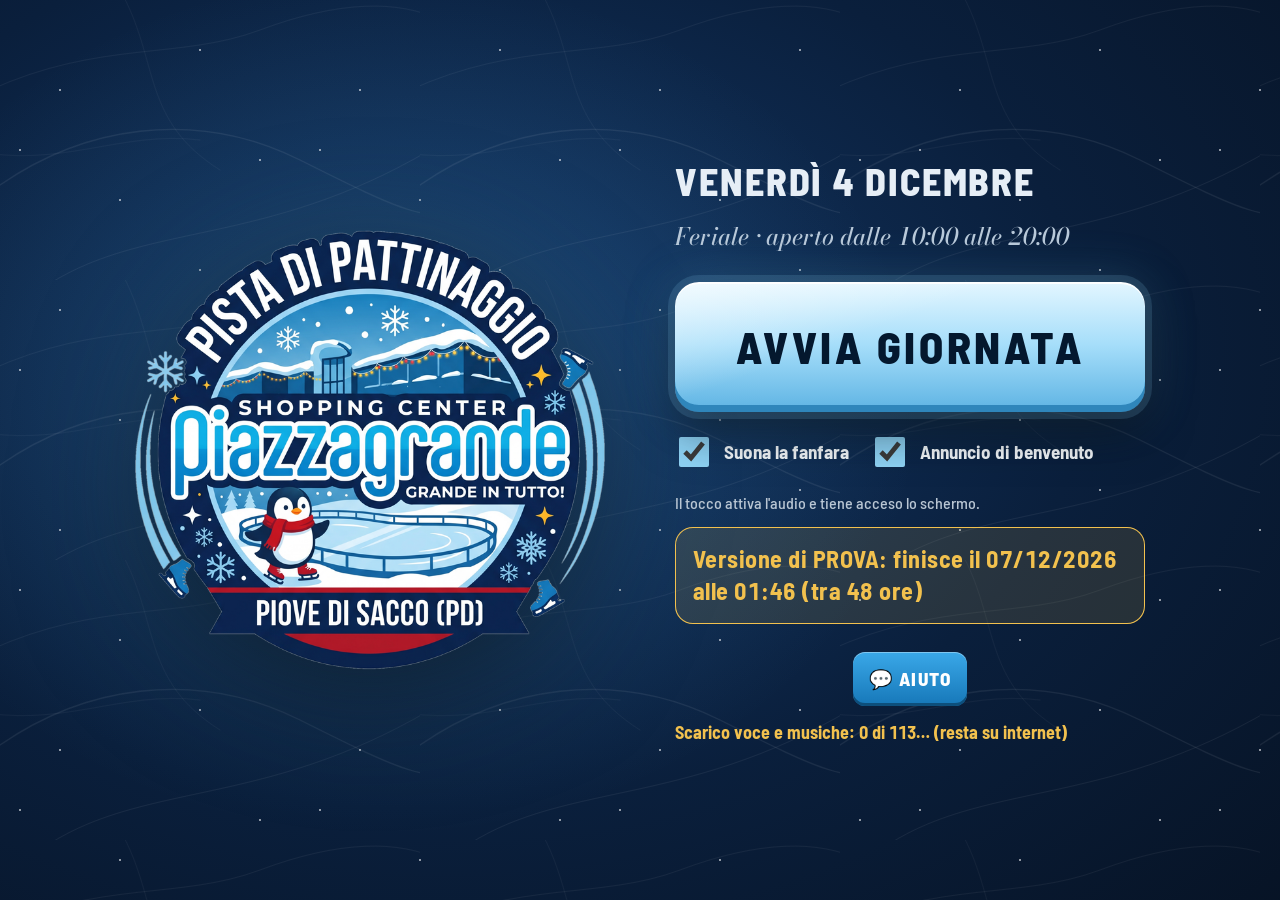
<file: index.html>
<!doctype html>
<html lang="it">
<head>
  <meta charset="utf-8">
  <meta name="viewport" content="width=device-width, initial-scale=1, viewport-fit=cover, user-scalable=no">
  <meta name="theme-color" content="#081A33">
  <meta name="mobile-web-app-capable" content="yes">
  <meta name="apple-mobile-web-app-capable" content="yes">
  <meta name="apple-mobile-web-app-status-bar-style" content="black-translucent">
  <meta name="apple-mobile-web-app-title" content="Pista Piazzagrande">
  <meta name="format-detection" content="telephone=no">
  <title>Pista di Pattinaggio Piazzagrande – Piove di Sacco</title>
  <link rel="manifest" href="manifest.json">
  <link rel="icon" href="icone/icona-192.png">
  <link rel="apple-touch-icon" href="icone/icona-180.png">
  <link rel="stylesheet" href="css/stile.css">
</head>
<body>

<section id="avvio" class="avvio">
  <div class="avvio-neve" aria-hidden="true"></div>
  <img src="logo/logo.png" alt="Pista di Pattinaggio Piazzagrande – Piove di Sacco" class="avvio-logo">
  <div class="avvio-colonna">
    <p class="avvio-data" id="avvio-data"></p>
    <p class="avvio-orario" id="avvio-orario"></p>
    <div class="avvio-fondo" id="avvio-fondo" hidden>
      <span class="fondo-titolo">💶 Fondo cassa nel cassetto</span>
      <span class="fondo-comandi">
        <button type="button" class="btn" id="fondo-meno" aria-label="10 euro in meno">−10</button>
        <input type="number" inputmode="decimal" id="fondo-euro" min="0" step="5" aria-label="Fondo cassa in euro"><b>€</b>
        <button type="button" class="btn" id="fondo-piu" aria-label="10 euro in più">+10</button>
      </span>
    </div>
    <button id="btn-avvia" class="btn-avvia">AVVIA GIORNATA</button>
    <div class="avvio-opzioni">
      <label class="spunta"><input type="checkbox" id="avvio-tada"> Suona la fanfara</label>
      <label class="spunta"><input type="checkbox" id="avvio-benvenuto"> Annuncio di benvenuto</label>
      <label class="spunta" id="avvio-yt-riga" hidden><input type="checkbox" id="avvio-yt"> Musica YouTube</label>
    </div>
    <p class="avvio-nota">Il tocco attiva l'audio e tiene acceso lo schermo.</p>
    <div id="avvio-licenza" class="avvio-licenza"></div>
    <button id="btn-aiuto-avvio" class="btn-aiuto avvio-aiuto" aria-label="Assistenza">💬 AIUTO</button>
    <p class="avvio-offline" id="avvio-offline"></p>
  </div>
</section>

<header class="barra">
  <i class="ang a1"></i><i class="ang a2"></i><i class="ang a3"></i><i class="ang a4"></i>
  <img src="logo/icona.png" alt="" class="barra-icona">
  <div class="barra-nome">
    <span class="barra-titolo">Pista di Pattinaggio</span>
    <span class="barra-sotto">Shopping Center Piazzagrande · Piove di Sacco</span>
  </div>
  <div class="barra-centro">
    <span id="barra-giorno" class="badge"></span>
    <span id="barra-ora" class="barra-ora">--:--</span>
  </div>
  <div id="stato" class="stato" role="status"></div>
  <button id="btn-aiuto" class="btn-aiuto" aria-label="Assistenza">💬 AIUTO</button>
  <button id="btn-stop" class="btn-stop" aria-label="Ferma tutti i suoni">■ STOP</button>
</header>

<nav class="menu" aria-label="Pagine">
  <button data-pagina="oggi" class="attivo">
    <svg viewBox="0 0 48 48"><path d="M6 14h36v7a4 4 0 0 0 0 8v7H6v-7a4 4 0 0 0 0-8z" /><path d="M30 14v22" stroke-dasharray="3 3"/></svg>
    Cassa</button>
  <button data-pagina="pinguini">
    <svg viewBox="0 0 48 48"><path d="M24 5c-7 0-11 6-11 13v9c-4 3-6 7-5 10 3 0 5-2 6-4 1 5 5 9 10 9s9-4 10-9c1 2 3 4 6 4 1-3-1-7-5-10v-9c0-7-4-13-11-13z"/><path d="M19 18h.1M29 18h.1M21 24l3 3 3-3"/></svg>
    Pinguini</button>
  <button data-pagina="turni" class="menu-turni">
    <svg viewBox="0 0 48 48"><circle cx="24" cy="27" r="15"/><path d="M24 18v9l6 4M19 5h10M24 5v7"/></svg>
    Turni</button>
  <button data-pagina="armadi" class="menu-armadi">
    <svg viewBox="0 0 48 48"><rect x="10" y="5" width="28" height="38" rx="3"/><path d="M24 5v38M18 22v4M30 22v4"/></svg>
    Armadietti</button>
  <button data-pagina="suoni">
    <svg viewBox="0 0 48 48"><path d="M8 19h8l10-8v26l-10-8H8z"/><path d="M32 17a10 10 0 0 1 0 14M37 12a17 17 0 0 1 0 24"/></svg>
    Annunci</button>
  <button data-pagina="stats" data-pin>
    <svg viewBox="0 0 48 48"><path d="M8 40h32M13 34V22M21 34V12M29 34V18M37 34V26"/></svg>
    Resoconto</button>
  <button data-pagina="imp" data-pin>
    <svg viewBox="0 0 48 48"><circle cx="24" cy="24" r="6"/><path d="M24 5v7M24 36v7M5 24h7M36 24h7M10.6 10.6l5 5M32.4 32.4l5 5M10.6 37.4l5-5M32.4 15.6l5-5"/></svg>
    Impostazioni</button>
</nav>

<main>
  <section id="pg-oggi" class="pagina attiva"></section>
  <section id="pg-pinguini" class="pagina"></section>
  <section id="pg-turni" class="pagina"></section>
  <section id="pg-armadi" class="pagina"></section>
  <section id="pg-suoni" class="pagina"></section>
  <section id="pg-stats" class="pagina"></section>
  <section id="pg-imp" class="pagina"></section>
</main>

<div id="yt-box" class="yt-box" hidden>
  <div id="yt-player"></div>
  <span class="yt-titolo"></span>
</div>

<div class="gira-telefono" aria-live="polite">
  <div class="gira-icona">📱</div>
  <b>Gira il telefono in orizzontale</b>
  <span>La pista si usa col telefono (o il tablet) messo di traverso.</span>
</div>

<div id="finestre"></div>
<div id="avvisi" aria-live="polite"></div>
<button id="aggiorna" class="aggiorna" hidden>Nuova versione disponibile, tocca per aggiornare</button>

<script src="lib/chart.umd.min.js"></script>
<script src="js/app.js" defer></script>
</body>
</html>
</file>
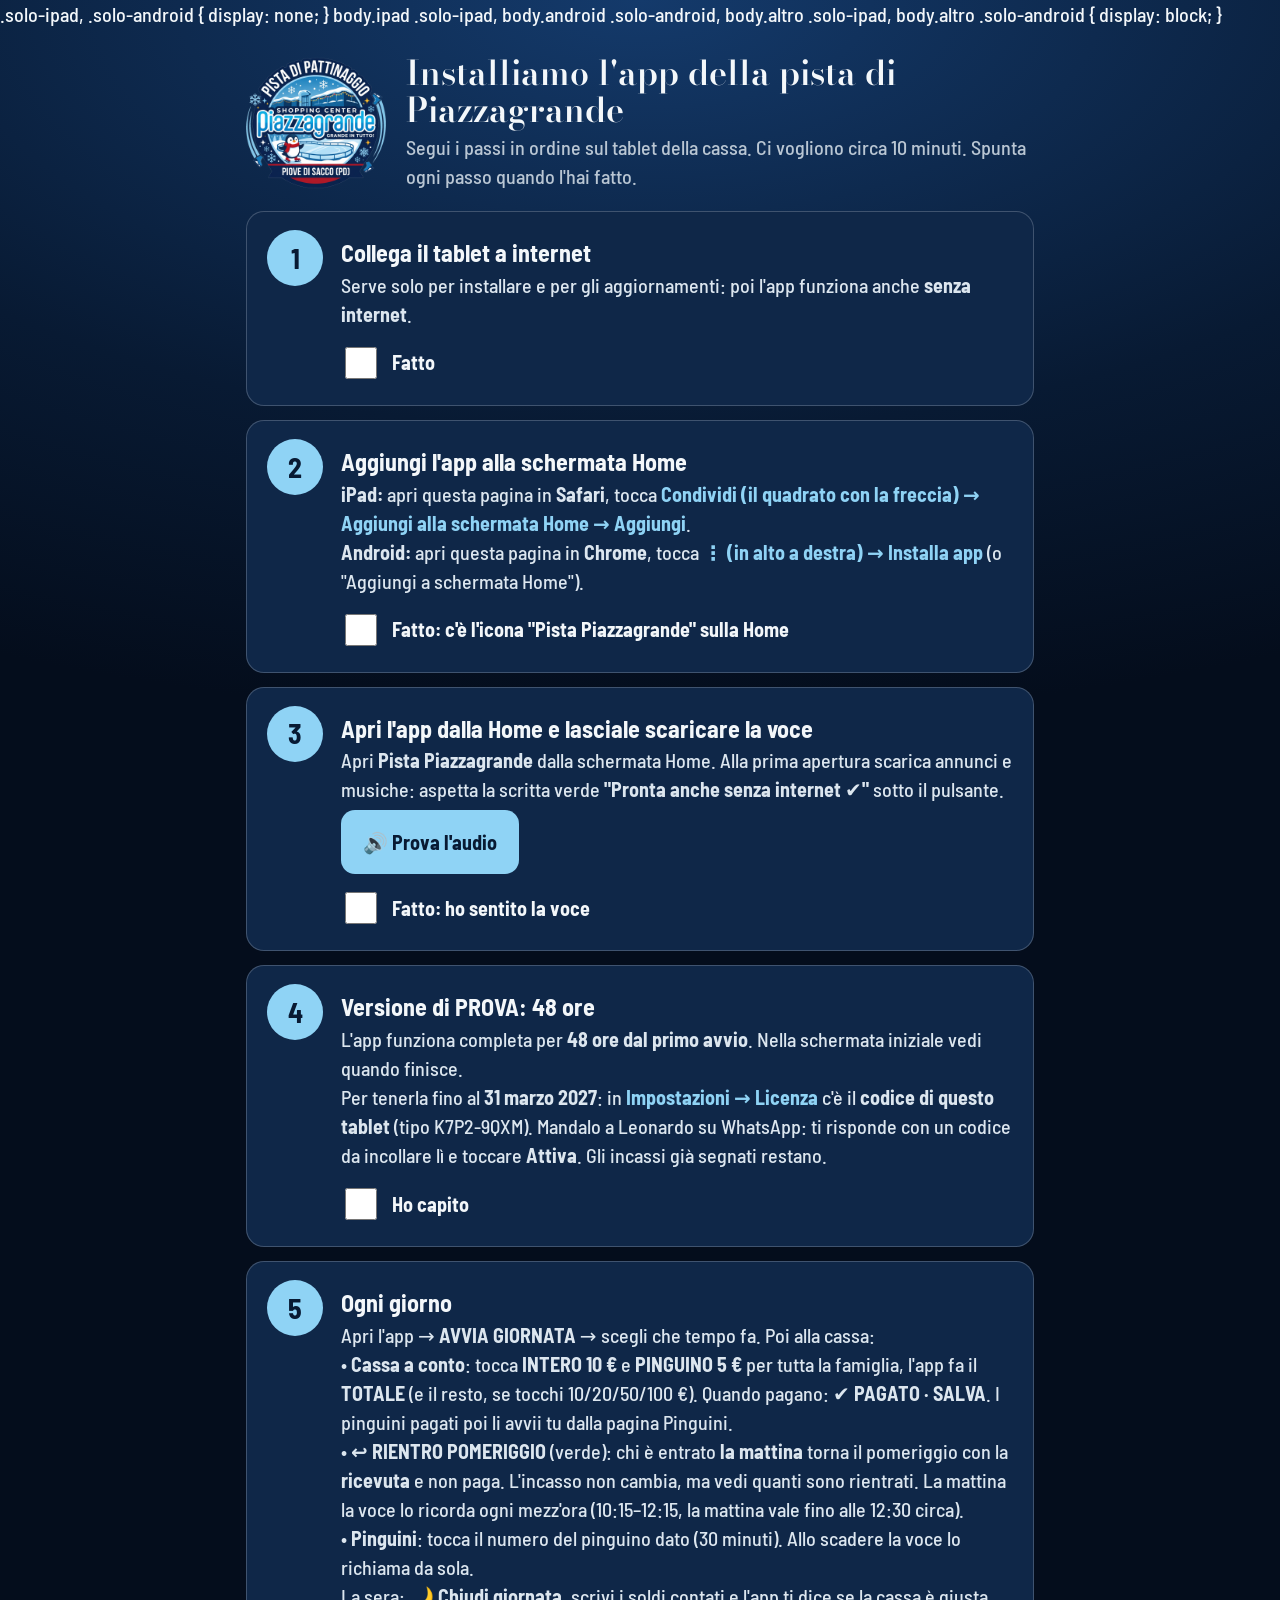
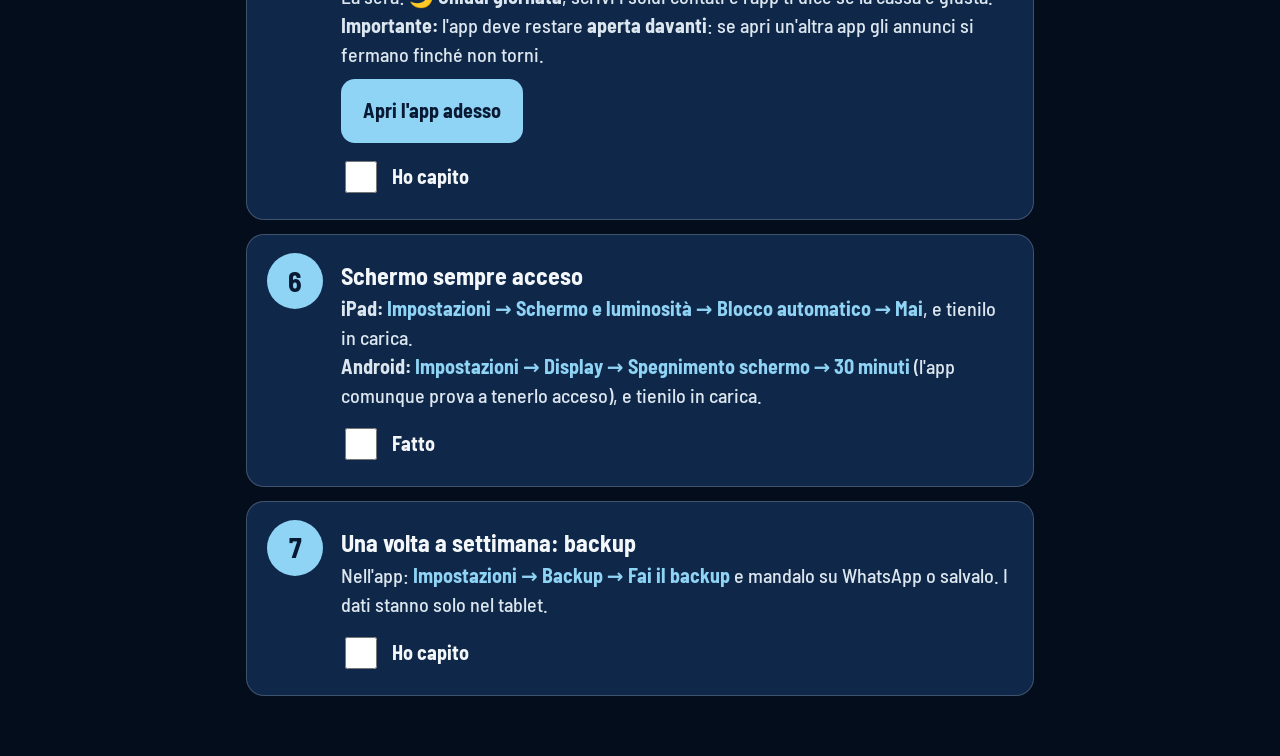
<file: installa.html>
<!doctype html>
<html lang="it">
<head>
  <meta charset="utf-8">
  <meta name="viewport" content="width=device-width, initial-scale=1, viewport-fit=cover">
  <meta name="theme-color" content="#081A33">
  <title>Installa – Pista di Pattinaggio Piazzagrande</title>
  <link rel="manifest" href="manifest.json">
  <link rel="icon" href="icone/icona-192.png">
  <link rel="apple-touch-icon" href="icone/icona-180.png">
  <meta name="apple-mobile-web-app-capable" content="yes">
  <meta name="apple-mobile-web-app-title" content="Pista Piazzagrande">
  <meta name="apple-mobile-web-app-status-bar-style" content="black-translucent">
  <style>
    @font-face { font-family: 'Bodoni'; src: url('font/BodoniModa.ttf') format('truetype'); font-weight: 400 900; }
    @font-face { font-family: 'Barlow'; src: url('font/BarlowSemiCondensed-Medium.ttf') format('truetype'); font-weight: 500; }
    @font-face { font-family: 'Barlow'; src: url('font/BarlowSemiCondensed-Bold.ttf') format('truetype'); font-weight: 700; }
    :root { --notte: #081A33; --lastra: #0F2748; --filo: rgba(185,198,211,.28); --argento: #B9C6D3; --neve: #F3F7FA; --ghiaccio: #8FD3F5; --rosso: #C4132F; --verde: #4FD1A5; --giallo: #F2C14E; }
    * { box-sizing: border-box; }
    html { background: #040D1C; }
    body { margin: 0; background: radial-gradient(120% 80% at 50% 0%, #143a6b, var(--notte) 60%, #040D1C) fixed; color: var(--neve); font: 500 20px/1.45 'Barlow', system-ui, sans-serif; }
    main { max-width: 820px; margin: 0 auto; padding: 24px 16px 60px; }
    header { display: flex; align-items: center; gap: 20px; margin-bottom: 18px; }
    header img { width: 140px; height: 140px; }
    h1 { font-family: 'Bodoni', serif; font-weight: 600; font-size: 34px; margin: 0; line-height: 1.1; }
    header p { margin: 4px 0 0; color: var(--argento); }
    .passo { position: relative; background: var(--lastra); border: 1px solid var(--filo); border-radius: 18px; padding: 18px 20px 18px 94px; margin-top: 14px; }
    .passo > * + * { margin-top: 6px; }
    .passo.fatto { border-color: var(--verde); opacity: .75; }
    .n { position: absolute; left: 20px; top: 18px; width: 56px; height: 56px; border-radius: 50%; background: var(--ghiaccio); color: var(--notte); font-weight: 700; font-size: 28px; display: flex; align-items: center; justify-content: center; }
    .passo.fatto .n { background: var(--verde); }
    h2 { margin: 0; font-size: 24px; }
    .passo p { margin: 0; color: #dce6ef; }
    .percorso { font-weight: 700; color: var(--ghiaccio); }
    button, .btn { font: inherit; font-weight: 700; border: 0; border-radius: 14px; min-height: 64px; padding: 0 22px; background: var(--ghiaccio); color: var(--notte); margin-top: 10px; cursor: pointer; text-decoration: none; display: inline-flex; align-items: center; }
    button.secondario { background: #1d4a80; color: var(--neve); }
    label.ok { display: flex; align-items: center; gap: 12px; margin-top: 10px; font-weight: 700; min-height: 48px; }
    label.ok input { width: 32px; height: 32px; accent-color: var(--verde); }
    .avviso { background: rgba(242,193,78,.12); border: 1px solid var(--giallo); border-radius: 14px; padding: 12px 16px; margin-top: 14px; }
    .barra { height: 14px; border-radius: 7px; background: #1b2f4f; overflow: hidden; margin-top: 10px; }
    .barra div { height: 100%; width: 0; background: var(--verde); transition: width .3s; }
    small { color: var(--argento); }
    .icona-cond svg { width: 26px; height: 26px; vertical-align: -5px; fill: none; stroke: var(--ghiaccio); stroke-width: 2.2; stroke-linecap: round; stroke-linejoin: round; }
  </style>
</head>
<body>
    .solo-ipad, .solo-android { display: none; }
    body.ipad .solo-ipad, body.android .solo-android, body.altro .solo-ipad, body.altro .solo-android { display: block; }
  </style>
</head>
<body class="altro">
<main>
  <header>
    <img src="logo/logo.png" alt="">
    <div>
      <h1>Installiamo l'app della pista di Piazzagrande</h1>
      <p>Segui i passi in ordine sul tablet della cassa. Ci vogliono circa 10 minuti. Spunta ogni passo quando l'hai fatto.</p>
    </div>
  </header>

  <div id="gia-app" class="avviso" hidden style="border-color: var(--verde); background: rgba(79,209,165,.12)">
    Stai già guardando questa pagina dentro l'app installata: i passi 1–2 sono fatti.
  </div>

  <section class="passo" data-passo="1">
    <span class="n">1</span>
    <h2>Collega il tablet a internet</h2>
    <p>Serve solo per installare e per gli aggiornamenti: poi l'app funziona anche <b>senza internet</b>.</p>
    <label class="ok"><input type="checkbox"> Fatto</label>
  </section>

  <section class="passo" data-passo="2">
    <span class="n">2</span>
    <h2>Aggiungi l'app alla schermata Home</h2>
    <p class="solo-ipad"><b>iPad:</b> apri questa pagina in <b>Safari</b>, tocca <span class="percorso">Condividi (il quadrato con la freccia) → Aggiungi alla schermata Home → Aggiungi</span>.</p>
    <p class="solo-android"><b>Android:</b> apri questa pagina in <b>Chrome</b>, tocca <span class="percorso">⋮ (in alto a destra) → Installa app</span> (o "Aggiungi a schermata Home").</p>
    <label class="ok"><input type="checkbox"> Fatto: c'è l'icona "Pista Piazzagrande" sulla Home</label>
  </section>

  <section class="passo" data-passo="3">
    <span class="n">3</span>
    <h2>Apri l'app dalla Home e lasciale scaricare la voce</h2>
    <p>Apri <b>Pista Piazzagrande</b> dalla schermata Home. Alla prima apertura scarica annunci e musiche: aspetta la scritta verde <b>"Pronta anche senza internet ✔"</b> sotto il pulsante.</p>
    <button type="button" id="btn-prova">🔊 Prova l'audio</button>
    <label class="ok"><input type="checkbox"> Fatto: ho sentito la voce</label>
  </section>

  <section class="passo" data-passo="4">
    <span class="n">4</span>
    <h2>Versione di PROVA: 48 ore</h2>
    <p>L'app funziona completa per <b>48 ore dal primo avvio</b>. Nella schermata iniziale vedi quando finisce.</p>
    <p>Per tenerla fino al <b>31 marzo 2027</b>: in <span class="percorso">Impostazioni → Licenza</span> c'è il <b>codice di questo tablet</b> (tipo K7P2-9QXM). Mandalo a Leonardo su WhatsApp: ti risponde con un codice da incollare lì e toccare <b>Attiva</b>. Gli incassi già segnati restano.</p>
    <label class="ok"><input type="checkbox"> Ho capito</label>
  </section>

  <section class="passo" data-passo="5">
    <span class="n">5</span>
    <h2>Ogni giorno</h2>
    <p>Apri l'app → <b>AVVIA GIORNATA</b> → scegli che tempo fa. Poi alla cassa:</p>
    <p>• <b>Cassa a conto</b>: tocca <b>INTERO 10 €</b> e <b>PINGUINO 5 €</b> per tutta la famiglia, l'app fa il <b>TOTALE</b> (e il resto, se tocchi 10/20/50/100 €). Quando pagano: <b>✔ PAGATO · SALVA</b>. I pinguini pagati poi li avvii tu dalla pagina Pinguini.<br>
       • <b>↩ RIENTRO POMERIGGIO</b> (verde): chi è entrato <b>la mattina</b> torna il pomeriggio con la <b>ricevuta</b> e non paga. L'incasso non cambia, ma vedi quanti sono rientrati. La mattina la voce lo ricorda ogni mezz'ora (10:15–12:15, la mattina vale fino alle 12:30 circa).<br>
       • <b>Pinguini</b>: tocca il numero del pinguino dato (30 minuti). Allo scadere la voce lo richiama da sola.</p>
    <p>La sera: <b>🌙 Chiudi giornata</b>, scrivi i soldi contati e l'app ti dice se la cassa è giusta.</p>
    <p><b>Importante:</b> l'app deve restare <b>aperta davanti</b>: se apri un'altra app gli annunci si fermano finché non torni.</p>
    <a class="btn" href="./">Apri l'app adesso</a>
    <label class="ok"><input type="checkbox"> Ho capito</label>
  </section>

  <section class="passo" data-passo="6">
    <span class="n">6</span>
    <h2>Schermo sempre acceso</h2>
    <p class="solo-ipad"><b>iPad:</b> <span class="percorso">Impostazioni → Schermo e luminosità → Blocco automatico → Mai</span>, e tienilo in carica.</p>
    <p class="solo-android"><b>Android:</b> <span class="percorso">Impostazioni → Display → Spegnimento schermo → 30 minuti</span> (l'app comunque prova a tenerlo acceso), e tienilo in carica.</p>
    <label class="ok"><input type="checkbox"> Fatto</label>
  </section>

  <section class="passo" data-passo="7">
    <span class="n">7</span>
    <h2>Una volta a settimana: backup</h2>
    <p>Nell'app: <span class="percorso">Impostazioni → Backup → Fai il backup</span> e mandalo su WhatsApp o salvalo. I dati stanno solo nel tablet.</p>
    <label class="ok"><input type="checkbox"> Ho capito</label>
  </section>

  <p id="finito" class="avviso" hidden style="border-color: var(--verde); background: rgba(79,209,165,.12)"><b>Tutto pronto! Buona stagione sul ghiaccio ⛸️</b></p>
</main>

<script>const CH="piove_installa_passi";let fatti={};try{fatti=JSON.parse(localStorage.getItem(CH)||"{}")}catch{fatti={}}document.querySelectorAll(".passo").forEach(e=>{const t=e.querySelector("input"),a=e.dataset.passo;t.checked=!!fatti[a],e.classList.toggle("fatto",t.checked),t.addEventListener("change",()=>{fatti[a]=t.checked;try{localStorage.setItem(CH,JSON.stringify(fatti))}catch{}e.classList.toggle("fatto",t.checked),document.getElementById("finito").hidden=document.querySelectorAll(".passo input:not(:checked)").length>0})}),document.getElementById("finito").hidden=document.querySelectorAll(".passo input:not(:checked)").length>0;const ua=navigator.userAgent,ios=/iPad|iPhone|iPod/.test(ua)||navigator.platform==="MacIntel"&&navigator.maxTouchPoints>1;document.body.className=ios?"ipad":/Android/.test(ua)?"android":"altro",(navigator.standalone||matchMedia("(display-mode: standalone)").matches)&&(document.getElementById("gia-app").hidden=!1),document.getElementById("btn-prova").addEventListener("click",()=>{const e=new Audio("audio/ta_da.mp3");e.onended=()=>{new Audio("audio/benvenuto.mp3").play().catch(()=>{})},e.play().catch(()=>{})});
</script>
</body>
</html>
</file>
<file: css/stile.css>
@font-face{font-family:Bodoni;src:url(../font/BodoniModa.ttf) format("truetype");font-weight:400 900;font-display:swap}@font-face{font-family:Bodoni;src:url(../font/BodoniModa-Italic.ttf) format("truetype");font-weight:400 900;font-style:italic;font-display:swap}@font-face{font-family:Barlow;src:url(../font/BarlowSemiCondensed-Medium.ttf) format("truetype");font-weight:500;font-display:swap}@font-face{font-family:Barlow;src:url(../font/BarlowSemiCondensed-Bold.ttf) format("truetype");font-weight:700;font-display:swap}@font-face{font-family:Barlow;src:url(../font/BarlowSemiCondensed-ExtraBold.ttf) format("truetype");font-weight:800;font-display:swap}:root{--notte: #081A33;--abisso: #040D1C;--lastra: #0F2748;--lastra-2: #163563;--filo: rgba(185, 198, 211, .28);--argento: #B9C6D3;--neve: #F3F7FA;--ghiaccio: #8FD3F5;--ghiaccio-scuro: #2C7FB8;--rosso: #C4132F;--rosso-chiaro: #FF5A6E;--giallo: #F2C14E;--verde: #4FD1A5;--raggio: 14px;--barra: 72px;--menu: 124px;color-scheme:dark}*{box-sizing:border-box;-webkit-tap-highlight-color:transparent}html,body{margin:0;height:100%}body{background:radial-gradient(120% 90% at 60% 0%,#10305a 0%,var(--notte) 55%,var(--abisso) 100%) fixed;color:var(--neve);font:500 18px/1.35 Barlow,system-ui,sans-serif;overflow:hidden;user-select:none;-webkit-user-select:none;touch-action:manipulation}button,input,select,textarea{font:inherit;color:inherit}button{cursor:pointer;border:0;background:none}button:focus-visible,input:focus-visible,select:focus-visible,textarea:focus-visible{outline:3px solid var(--ghiaccio);outline-offset:2px}h1,h2,h3{font-family:Bodoni,Georgia,serif;font-weight:600;margin:0;letter-spacing:.01em}h2{font-size:30px}h3{font-size:22px;color:var(--argento)}.num{font-variant-numeric:tabular-nums}[hidden]{display:none!important}.barra{position:fixed;inset:0 0 auto;height:var(--barra);display:flex;align-items:center;gap:18px;padding:0 16px 0 18px;background:#040d1cd1;border-bottom:1px solid var(--filo);backdrop-filter:blur(6px);z-index:20}.barra-icona{width:52px;height:52px;border-radius:50%}.barra-nome{display:flex;flex-direction:column;line-height:1.1;min-width:0}.barra-titolo{font-family:Bodoni,serif;font-size:25px;font-weight:600}.barra-sotto{font-family:Bodoni,serif;font-style:italic;color:var(--argento);font-size:15px}.barra-centro{margin-left:auto;display:flex;align-items:center;gap:14px}.barra-ora{font-size:34px;font-weight:800;font-variant-numeric:tabular-nums;letter-spacing:.02em}.badge{display:inline-flex;align-items:center;gap:6px;padding:5px 12px;border-radius:999px;border:1px solid var(--filo);color:var(--argento);font-weight:700;font-size:16px;white-space:nowrap}.badge.festivo{border-color:var(--rosso-chiaro);color:#ffd6dc;background:#c4132f38}.badge.vacanze{border-color:var(--rosso-chiaro);color:#fff;background:var(--rosso)}.badge.chiuso,.badge.fuori{color:var(--giallo);border-color:var(--giallo)}.badge.finto{color:#1b1200;background:var(--giallo);border-color:var(--giallo)}.stato{display:flex;gap:8px}.stato span{padding:6px 12px;border-radius:10px;font-weight:700;font-size:15px;white-space:nowrap;background:#4fd1a524;color:var(--verde);border:1px solid rgba(79,209,165,.4)}.stato span.ko{background:var(--rosso);color:#fff;border-color:var(--rosso-chiaro);animation:lampo 1s steps(2) infinite}.btn-stop{height:54px;padding:0 22px;border-radius:12px;background:var(--rosso);color:#fff;font-weight:800;font-size:22px;letter-spacing:.04em;border:2px solid #ff8a98}.btn-stop:active{transform:scale(.96)}.menu{position:fixed;top:var(--barra);bottom:0;left:0;width:var(--menu);display:flex;flex-direction:column;gap:8px;padding:12px 10px;background:#040d1c99;border-right:1px solid var(--filo);z-index:10}.menu button{flex:1;max-height:128px;display:flex;flex-direction:column;align-items:center;justify-content:center;gap:6px;border-radius:var(--raggio);color:var(--argento);font-weight:700;font-size:16px}.menu svg{width:42px;height:42px;fill:none;stroke:currentColor;stroke-width:2.6;stroke-linecap:round;stroke-linejoin:round}.menu button.attivo{background:var(--lastra-2);color:var(--neve);box-shadow:inset 4px 0 0 var(--ghiaccio)}.menu button.attivo svg{stroke:var(--ghiaccio)}main{position:fixed;top:var(--barra);left:var(--menu);right:0;bottom:0}.pagina{display:none;height:100%;overflow-y:auto;padding:18px 20px 28px;overscroll-behavior:contain}.pagina.attiva{display:block}.pannello{background:var(--lastra);border:1px solid var(--filo);border-radius:18px;padding:18px}.pannello+.pannello{margin-top:14px}.riga{display:flex;gap:12px;align-items:center;flex-wrap:wrap}.spazio{flex:1}.btn{min-height:64px;padding:0 22px;border-radius:var(--raggio);font-weight:700;font-size:20px;background:var(--lastra-2);border:1px solid var(--filo);color:var(--neve);display:inline-flex;align-items:center;justify-content:center;gap:10px}.btn:active{transform:scale(.97);filter:brightness(1.15)}.btn.primario{background:var(--ghiaccio);color:var(--abisso);border-color:transparent}.btn.pericolo{background:var(--rosso);border-color:var(--rosso-chiaro);color:#fff}.btn.piccolo{min-height:50px;font-size:17px;padding:0 16px}.btn[disabled]{opacity:.4}.etichetta{color:var(--argento);font-size:16px}.vuoto{color:var(--argento);font-style:italic}.spunta{display:inline-flex;align-items:center;gap:12px;font-size:19px;min-height:52px}.spunta input{width:30px;height:30px;accent-color:var(--ghiaccio)}.interruttore{position:relative;display:inline-flex;align-items:center;gap:14px;font-weight:700;font-size:20px;min-height:60px}.interruttore input{appearance:none;width:84px;height:46px;border-radius:999px;background:#3a4a61;position:relative;transition:background .2s}.interruttore input:after{content:"";position:absolute;top:5px;left:5px;width:36px;height:36px;border-radius:50%;background:#fff;transition:transform .2s}.interruttore input:checked{background:var(--verde)}.interruttore input:checked:after{transform:translate(38px)}input[type=text],input[type=number],input[type=time],input[type=date],input[type=datetime-local],input[type=password],select,textarea{min-height:56px;border-radius:12px;border:1px solid var(--filo);background:var(--abisso);padding:0 14px;font-size:20px;color:var(--neve);user-select:text;-webkit-user-select:text}textarea{padding:12px 14px;min-height:100px;resize:vertical;width:100%}input[type=number]{width:120px}input[type=range]{width:100%;height:44px;accent-color:var(--ghiaccio)}.avvio{position:fixed;inset:0;z-index:50;display:flex;align-items:center;justify-content:center;gap:70px;background:radial-gradient(90% 90% at 35% 40%,#143a6b 0%,var(--notte) 55%,var(--abisso) 100%)}.avvio[hidden]{display:none}.avvio-logo{width:min(470px,42vw);filter:drop-shadow(0 20px 50px rgba(0,0,0,.55))}.avvio-colonna{display:flex;flex-direction:column;gap:14px;max-width:470px}.avvio-data{font-family:Bodoni,serif;font-size:34px;margin:0}.avvio-orario{margin:0;color:var(--argento);font-size:22px}.avvio-fondo{display:flex;flex-direction:column;align-items:center;gap:8px;margin:4px 0 0;padding:12px 18px;border:1px solid var(--filo);border-radius:16px;background:#ffffff0a;font-size:21px;font-weight:700}.fondo-comandi{display:flex;align-items:center;gap:10px;white-space:nowrap}.avvio-fondo[hidden]{display:none}.avvio-fondo .btn{min-width:64px;min-height:52px;font-size:20px}.avvio-fondo input{width:110px;height:52px;font-size:26px;font-weight:800;text-align:center}.btn-avvia{margin-top:14px;height:130px;border-radius:22px;background:var(--ghiaccio);color:var(--abisso);font-weight:800;font-size:40px;letter-spacing:.04em;box-shadow:0 0 0 6px #8fd3f52e,0 18px 40px #00000073}.btn-avvia:active{transform:scale(.97)}.avvio-opzioni{display:flex;gap:22px;flex-wrap:wrap}.avvio-nota{color:var(--argento);margin:0;font-size:16px}.velo{position:fixed;inset:0;z-index:60;background:#020710b8;display:flex;align-items:center;justify-content:center;padding:20px}.finestra{background:var(--lastra);border:1px solid var(--filo);border-radius:22px;padding:24px;width:min(760px,100%);max-height:100%;overflow-y:auto;box-shadow:0 30px 80px #0009}.finestra h2{margin-bottom:14px}.finestra .azioni{display:flex;gap:12px;justify-content:flex-end;margin-top:22px;flex-wrap:wrap}.finestra .azioni .btn{min-width:170px}#avvisi{position:fixed;bottom:22px;left:50%;transform:translate(-50%);z-index:70;display:flex;flex-direction:column;gap:10px;align-items:center}.avviso{display:flex;align-items:center;gap:18px;padding:14px 18px 14px 22px;border-radius:16px;background:var(--neve);color:var(--abisso);font-weight:700;font-size:20px;box-shadow:0 14px 40px #00000080}.avviso .btn{min-height:52px;background:var(--abisso);color:var(--neve)}.aggiorna{position:fixed;top:calc(var(--barra) + 10px);left:50%;transform:translate(-50%);z-index:65;padding:18px 30px;border-radius:16px;background:var(--giallo);color:#1b1200;font-weight:800;font-size:21px;box-shadow:0 12px 30px #00000080}.oggi{display:grid;grid-template-columns:1.25fr 1fr;gap:18px;min-height:100%}.cassa{display:flex;flex-direction:column;gap:14px}.btn-ingresso{flex:1;min-height:250px;border-radius:24px;background:var(--ghiaccio);color:var(--abisso);display:flex;flex-direction:column;align-items:center;justify-content:center;gap:4px;box-shadow:inset 0 -8px #040d1c2e}.btn-ingresso:active{transform:scale(.985);filter:brightness(1.1)}.btn-ingresso b{font-size:84px;font-weight:800;line-height:1}.btn-ingresso span{font-size:22px;font-weight:700}.rapidi{display:grid;grid-template-columns:repeat(3,1fr);gap:14px}.rapidi .btn{min-height:110px;font-size:44px;font-weight:800;border-radius:20px}.annulla-riga{display:flex;gap:14px}.annulla-riga .btn{flex:1}.contatori{display:grid;grid-template-columns:1fr 1fr;gap:12px}.contatore{background:var(--abisso);border:1px solid var(--filo);border-radius:14px;padding:12px 16px}.contatore b{display:block;font-size:38px;font-weight:800;font-variant-numeric:tabular-nums;line-height:1.1}.contatore span{color:var(--argento);font-size:16px}.totale{grid-column:span 2;display:flex;align-items:baseline;justify-content:space-between;border-color:var(--ghiaccio)}.totale b{font-size:50px;color:var(--ghiaccio)}.lato{display:flex;flex-direction:column;gap:14px}.giorno-titolo{display:flex;align-items:center;justify-content:space-between;gap:12px}.chiusura-conto{font-size:46px;font-weight:800;font-variant-numeric:tabular-nums;line-height:1.05}.meteo-box{display:flex;align-items:center;gap:16px}.meteo-icona{font-size:56px;line-height:1;white-space:nowrap}.meteo-storia{color:var(--argento);font-size:16px}.promemoria{border-color:var(--giallo);background:#f2c14e1a}.promemoria b{color:var(--giallo)}.griglia-pinguini{display:grid;grid-template-columns:repeat(auto-fill,minmax(146px,1fr));gap:10px}.pinguino{position:relative;aspect-ratio:1 / .8;border-radius:18px;background:var(--lastra);border:2px solid var(--filo);display:flex;flex-direction:column;align-items:center;justify-content:center;overflow:hidden}.pinguino:active{transform:scale(.97)}.pinguino svg.ghiera{position:absolute;width:86%;height:86%}.pinguino .n{position:relative;font-size:56px;font-weight:800;line-height:1;font-variant-numeric:tabular-nums}.pinguino .t{position:relative;font-size:22px;font-weight:700;font-variant-numeric:tabular-nums;color:var(--argento)}.pinguino.libero .t{font-size:17px}.pinguino.uso{background:var(--lastra-2);border-color:var(--ghiaccio)}.pinguino.uso .t{color:var(--ghiaccio)}.pinguino.ultimo{background:#4a3a0c;border-color:var(--giallo);animation:lampeggia .9s ease-in-out infinite}.pinguino.ultimo .t{color:var(--giallo)}.pinguino.scaduto{background:var(--rosso);border-color:#ff9aa6}.pinguino.scaduto .t{color:#fff}.pinguino .turni{position:absolute;top:8px;right:10px;font-size:15px;font-weight:800;color:var(--neve);background:#00000059;padding:2px 8px;border-radius:8px}@keyframes lampeggia{50%{background:#7a5e10}}@keyframes lampo{50%{opacity:.55}}.legenda{display:flex;gap:18px;color:var(--argento);font-size:16px;flex-wrap:wrap}.legenda i{display:inline-block;width:16px;height:16px;border-radius:4px;vertical-align:-2px;margin-right:6px}.suoni{display:grid;grid-template-columns:1fr 380px;gap:18px}.gruppo-suoni{margin-bottom:16px}.gruppo-suoni h3{margin-bottom:10px}.griglia-suoni{display:grid;grid-template-columns:repeat(auto-fill,minmax(190px,1fr));gap:10px}.suono{min-height:84px;border-radius:14px;padding:10px 14px;text-align:left;font-weight:700;font-size:19px;background:var(--lastra-2);border:1px solid var(--filo);border-left:6px solid var(--colore, var(--ghiaccio));display:flex;flex-direction:column;justify-content:center}.suono small{color:var(--argento);font-weight:500;font-size:14px;line-height:1.2;margin-top:3px;display:-webkit-box;-webkit-line-clamp:2;-webkit-box-orient:vertical;overflow:hidden}.suono:active{filter:brightness(1.3);transform:scale(.98)}.suono.suonando{box-shadow:0 0 0 3px var(--ghiaccio)}.lettore .titolo{font-size:20px;font-weight:700;min-height:28px;overflow:hidden;text-overflow:ellipsis;white-space:nowrap}.lettore .comandi{display:grid;grid-template-columns:repeat(3,1fr);gap:10px;margin:12px 0}.lettore .comandi .btn{min-height:72px;font-size:28px}.lista-musica{max-height:220px;overflow-y:auto;margin-top:10px}.lista-musica div{display:flex;align-items:center;gap:10px;padding:8px 0;border-bottom:1px solid var(--filo)}.lista-musica div span{flex:1;overflow:hidden;text-overflow:ellipsis;white-space:nowrap}.lista-musica div.ora span{color:var(--ghiaccio);font-weight:700}.in-onda{color:var(--ghiaccio);font-weight:700;min-height:26px}.filtri{display:flex;gap:10px;flex-wrap:wrap;align-items:center;margin-bottom:14px}.filtri .btn.attivo{background:var(--ghiaccio);color:var(--abisso)}.tessere{display:grid;grid-template-columns:repeat(5,1fr);gap:12px;margin-bottom:14px}.tessera{background:var(--lastra);border:1px solid var(--filo);border-radius:16px;padding:14px 16px}.tessera b{display:block;font-size:34px;font-weight:800;font-variant-numeric:tabular-nums}.tessera span{color:var(--argento);font-size:15px}.grafici{display:grid;grid-template-columns:1fr 1fr;gap:14px}.grafico{background:var(--lastra);border:1px solid var(--filo);border-radius:18px;padding:14px;height:340px;display:flex;flex-direction:column}.grafico.largo{grid-column:span 2}.grafico h3{font-size:19px;margin-bottom:8px}.grafico .tela{position:relative;flex:1;min-height:0}table.tab{width:100%;border-collapse:collapse;font-size:17px}table.tab th{text-align:left;color:var(--argento);font-weight:700;padding:8px 10px;border-bottom:1px solid var(--filo)}table.tab td{padding:10px;border-bottom:1px solid rgba(185,198,211,.12);font-variant-numeric:tabular-nums}table.tab tr.festivo td:first-child{box-shadow:inset 4px 0 0 var(--rosso)}table.tab td.dx,table.tab th.dx{text-align:right}.imp{display:grid;grid-template-columns:1fr 1fr;gap:14px;align-items:start}.campo{display:flex;align-items:center;justify-content:space-between;gap:14px;padding:10px 0;border-bottom:1px solid rgba(185,198,211,.12)}.campo:last-child{border-bottom:0}.campo>span{font-size:19px}.elenco-voce{display:flex;align-items:center;gap:10px;padding:10px 0;border-bottom:1px solid rgba(185,198,211,.12)}.elenco-voce .testo{flex:1}.elenco-voce .testo small{display:block;color:var(--argento)}.tastierino{display:grid;grid-template-columns:repeat(3,110px);gap:12px;justify-content:center;margin-top:16px}.tastierino .btn{min-height:90px;font-size:36px}.pin-puntini{text-align:center;font-size:44px;letter-spacing:16px;min-height:60px}.meteo-scelte{display:grid;grid-template-columns:repeat(3,1fr);gap:12px}.meteo-scelte button,.meteo-extra button{min-height:112px;border-radius:18px;background:var(--lastra-2);border:2px solid var(--filo);display:flex;flex-direction:column;align-items:center;justify-content:center;gap:4px;font-weight:700;font-size:20px}.meteo-scelte button i,.meteo-extra button i{font-style:normal;font-size:46px;line-height:1.1}.meteo-scelte button.sel,.meteo-extra button.sel{border-color:var(--ghiaccio);background:#1d4a80;box-shadow:0 0 0 3px #8fd3f559}.meteo-extra{display:grid;grid-template-columns:1fr 1fr;gap:12px;margin-top:12px}.meteo-extra button{min-height:84px;flex-direction:row;gap:12px}.meteo-extra button i{font-size:36px}.debug-barra{border-color:var(--giallo)}@media (max-width: 1100px){.oggi,.suoni,.imp,.grafici{grid-template-columns:1fr}.grafico.largo{grid-column:auto}.tessere{grid-template-columns:repeat(2,1fr)}.barra-sotto{display:none}}@media (prefers-reduced-motion: reduce){.pinguino.ultimo,.stato span.ko{animation:none}}:root{--alto: env(safe-area-inset-top, 0px);--basso: env(safe-area-inset-bottom, 0px)}.barra{height:calc(var(--barra) + var(--alto));padding-top:var(--alto);padding-left:calc(18px + env(safe-area-inset-left,0px));padding-right:calc(16px + env(safe-area-inset-right,0px))}.menu,main{top:calc(var(--barra) + var(--alto))}.menu{padding-bottom:calc(12px + var(--basso));left:env(safe-area-inset-left,0px)}main{left:calc(var(--menu) + env(safe-area-inset-left,0px));right:env(safe-area-inset-right,0px)}.pagina{padding-bottom:calc(28px + var(--basso));-webkit-overflow-scrolling:touch}html,body{height:100dvh;overscroll-behavior:none}body{-webkit-touch-callout:none;-webkit-text-size-adjust:100%}img,svg,button{-webkit-touch-callout:none;-webkit-user-drag:none}.file-nascosto{position:absolute;width:1px;height:1px;opacity:0;overflow:hidden;pointer-events:none}.tieni-acceso{position:fixed;width:1px;height:1px;opacity:.01;left:0;bottom:0;pointer-events:none}@media (max-width: 1200px){.barra{gap:12px}.barra-ora{font-size:30px}.stato span{padding:6px 9px;font-size:14px}}.avvio-offline{margin:0;font-size:18px;font-weight:700;color:var(--giallo);min-height:24px}.avvio-offline.ok{color:var(--verde)}.incassi-giorno{max-width:760px}table.tab.incassi td{font-size:22px;padding:12px 10px}table.tab.incassi td.dx{font-weight:800}table.tab.incassi tr.festivo td:first-child{color:#ff8a9a}table.tab.incassi tr.totale td{border-top:2px solid var(--filo);border-bottom:0;font-size:24px;font-weight:800}details.cartella{margin-top:12px;border:1px solid var(--filo);border-radius:14px;background:#ffffff08}details.cartella>summary{list-style:none;cursor:pointer;padding:18px 20px;font-size:21px;font-weight:700;display:flex;align-items:center;gap:10px;min-height:64px}details.cartella>summary::-webkit-details-marker{display:none}details.cartella>summary:after{content:"\25b8";margin-left:auto;font-size:22px;transition:transform .15s}details.cartella[open]>summary:after{transform:rotate(90deg)}.cartella-dentro{padding:0 14px 14px}.cartella-dentro>.pannello:first-child{margin-top:0}details.cartella-imp>summary{list-style:none;cursor:pointer;display:flex;align-items:center;min-height:48px}details.cartella-imp>summary::-webkit-details-marker{display:none}details.cartella-imp>summary h3{margin:0;flex:1}details.cartella-imp>summary:after{content:"\25b8";font-size:22px;color:var(--argento);transition:transform .15s}details.cartella-imp[open]>summary:after{transform:rotate(90deg)}details.cartella-imp[open]>summary{margin-bottom:8px}:root{--alto: env(safe-area-inset-top, 0px);--basso: env(safe-area-inset-bottom, 0px);--fondo: #06101f;--sup: #0d1b31;--sup2: #12233e;--sup3: #1a2f50;--riga: #263d61;--testo: #f1f6fb;--tenue: #9fb2c6;--spento: #5f7389;--cromo: #e6eef6;--filetto: #b9c9d9;--gh1: #e9f8ff;--gh2: #9fdcf8;--gh3: #4ea9dc;--gh-ink: #04182e;--r: 16px;--r-s: 12px;--display: "Barlow", "Arial Narrow", sans-serif;--brina: repeating-linear-gradient(28deg, rgba(255,255,255,.035) 0 1px, transparent 1px 5px), repeating-linear-gradient(-62deg, rgba(255,255,255,.028) 0 1px, transparent 1px 7px);--pattini: url("data:image/svg+xml,%3Csvg xmlns='http://www.w3.org/2000/svg' width='420' height='280'%3E%3Cg fill='none' stroke='%23ffffff' stroke-linecap='round'%3E%3Cpath d='M-20 200C80 120 200 110 300 160S440 230 460 200' stroke-opacity='.07' stroke-width='1.3'/%3E%3Cpath d='M-10 90C100 40 180 60 260 30S400 0 440 20' stroke-opacity='.05'/%3E%3Cpath d='M40 290C140 220 260 250 430 150' stroke-opacity='.06'/%3E%3Cpath d='M120 -10C160 60 140 120 220 170' stroke-opacity='.04'/%3E%3Cpath d='M-30 150C60 170 120 130 200 140' stroke-opacity='.05' stroke-width='.8'/%3E%3C/g%3E%3C/svg%3E")}body{background:var(--pattini),radial-gradient(110% 80% at 65% -10%,#143865 0%,#0a1f3c 40%,var(--fondo) 75%) fixed;background-size:420px 280px,auto;-webkit-font-smoothing:antialiased;font-variant-numeric:tabular-nums}h2{font-family:var(--display);font-weight:800;text-transform:uppercase;letter-spacing:.04em;font-size:30px;line-height:1;color:var(--testo)}h3{font-family:var(--display);font-weight:800;text-transform:uppercase;letter-spacing:.05em;font-size:21px;line-height:1.05;color:var(--cromo)}.barra{background:var(--brina),var(--pattini),linear-gradient(180deg,#16325a,#0b1d38);background-size:auto,420px 280px,auto;border-bottom:0;box-shadow:inset 0 -1px #04101f,inset 0 -6px #0c1a30,0 10px 26px #00000080;backdrop-filter:none}.barra:before{content:"";position:absolute;left:7px;right:7px;bottom:9px;top:calc(var(--alto) + 7px);border:1px solid var(--filetto);border-radius:10px;opacity:.45;pointer-events:none}.barra .ang{position:absolute;width:14px;height:14px;z-index:1;background:radial-gradient(circle at 35% 30%,#fff 0 8%,#d6dde4 32%,#6d7680)}.ang.a1{top:var(--alto);left:0;border-radius:0 0 7px}.ang.a2{top:var(--alto);right:0;border-radius:0 0 0 7px}.ang.a3{bottom:0;left:0;border-radius:0 7px 0 0}.ang.a4{bottom:0;right:0;border-radius:7px 0 0}.barra-icona{width:54px;height:54px;filter:drop-shadow(0 3px 8px rgba(0,0,0,.7))}.barra-titolo{font-family:var(--display);font-weight:800;text-transform:uppercase;letter-spacing:.06em;font-size:26px;color:var(--cromo);line-height:1}.barra-sotto{font-size:16px;margin-top:3px;color:var(--filetto)}.barra-ora{display:inline-flex;align-items:center;gap:10px;padding:4px 16px 4px 14px;border-radius:99px;background:#050c17;box-shadow:inset 0 0 0 1px #2d4466,inset 0 2px 6px #000c;font-family:var(--display);font-size:32px;color:#fff}.barra-ora:before{content:"";width:10px;height:10px;border-radius:50%;background:#5fd1ff;box-shadow:0 0 10px 2px #5fd1ffcc;animation:respiro 2.4s ease-in-out infinite}@keyframes respiro{50%{opacity:.45}}.badge{font-family:var(--display);text-transform:uppercase;letter-spacing:.05em;font-size:15px;padding:6px 13px;background:#00000040}.stato span{font-family:var(--display);text-transform:uppercase;letter-spacing:.05em;background:#0000004d;box-shadow:inset 0 0 0 1px #4fd1a573;border:0;display:inline-flex;align-items:center;gap:7px}.stato span:before{content:"";width:8px;height:8px;border-radius:50%;background:var(--verde);box-shadow:0 0 8px 1px #4fd1a5cc}.stato span.ko{background:var(--rosso);box-shadow:inset 0 0 0 1px #ff8a98}.stato span.ko:before{background:#fff;box-shadow:0 0 8px 2px #fff}.btn-stop{font-family:var(--display);letter-spacing:.08em;border:0;background:linear-gradient(180deg,#ea3a4d,#b5132b);box-shadow:inset 0 1px #ffffff4d,inset 0 -4px #7d0c1d,0 6px 16px #c4132f59}.menu{background:linear-gradient(180deg,#050c18d9,#050c18a6);border-right:0;box-shadow:inset -1px 0 #1a2c48;gap:10px}.menu button{position:relative;font-family:var(--display);text-transform:uppercase;letter-spacing:.06em;font-size:15px;background:var(--sup);color:var(--tenue);box-shadow:inset 0 1px #ffffff0d,inset 0 -3px #040b16,0 2px 6px #0000004d}.menu button:before{content:"";position:absolute;top:10px;right:10px;width:8px;height:8px;border-radius:50%;background:#22344f;box-shadow:inset 0 1px 1px #0009}.menu svg{stroke-width:2.3}.menu button.attivo{background:linear-gradient(180deg,#1d3a63,#12284a);color:#fff;box-shadow:inset 0 0 0 1px #35557f,inset 0 -3px 0 var(--rosso),0 4px 12px #0006}.menu button.attivo:before{background:#5fd1ff;box-shadow:0 0 10px 2px #5fd1ffcc}.menu button.attivo svg{stroke:var(--gh2);filter:drop-shadow(0 0 6px rgba(143,211,245,.45))}.pannello,.tessera,.grafico{background:linear-gradient(180deg,var(--sup2),var(--sup));border:0;border-radius:var(--r);box-shadow:inset 0 0 0 1px var(--riga),inset 0 1px #ffffff0a,0 8px 22px #0000004d}.pannello>h3:first-child,.grafico>h3:first-child{margin-bottom:10px!important}.finestra{background:var(--brina),linear-gradient(180deg,#14294a,#0c1b33);border:0;box-shadow:inset 0 0 0 1px #35557f,inset 0 3px 0 var(--filetto),0 30px 80px #000000b3}.velo{background:#020710c7;backdrop-filter:blur(3px);-webkit-backdrop-filter:blur(3px)}.promemoria{background:linear-gradient(180deg,#f2c14e24,#f2c14e0f);box-shadow:inset 0 0 0 1px #f2c14e8c,inset 4px 0 0 var(--giallo)}.btn{font-family:var(--display);text-transform:uppercase;letter-spacing:.05em;font-weight:800;border:0;color:var(--testo);background:linear-gradient(180deg,#213b62,#182d4d);box-shadow:inset 0 1px #ffffff14,inset 0 0 0 1px #2d4a74,inset 0 -3px #0a1729,0 3px 8px #00000059;transition:transform .08s,filter .15s}.btn:active{transform:translateY(2px);filter:brightness(1.15)}.btn.primario{color:var(--gh-ink);background:linear-gradient(180deg,var(--gh1) 0%,var(--gh2) 45%,var(--gh3) 100%);box-shadow:inset 0 1px #fffc,inset 0 -3px #2a7fb3,0 5px 18px #5fbef04d}.btn.pericolo{background:linear-gradient(180deg,#e8394c,#ad1328);box-shadow:inset 0 1px #ffffff40,inset 0 -3px #6d0a18,0 4px 14px #c4132f4d}.btn.piccolo{font-size:16px}.filtri .btn.attivo{color:#fff;background:linear-gradient(180deg,#1d3a63,#12284a);box-shadow:inset 0 0 0 1px #4a6c99,inset 0 -3px 0 var(--rosso)}.btn-ingresso{position:relative;overflow:hidden;color:var(--gh-ink);background:var(--pattini),linear-gradient(160deg,#ffffff8c,#fff0 38%),linear-gradient(180deg,#e3f6ff,#a6defa 48%,#5db3e3);background-size:420px 280px,auto,auto;box-shadow:inset 0 2px #ffffffe6,inset 0 0 0 1px #ffffff59,inset 0 -8px #2f86bb,0 14px 34px #3caae647}.btn-ingresso:after{content:"";position:absolute;top:-40%;bottom:-40%;width:26%;left:-40%;background:linear-gradient(90deg,transparent,rgba(255,255,255,.55),transparent);transform:rotate(18deg);animation:riflesso 7s ease-in-out infinite}@keyframes riflesso{0%,70%{left:-40%}to{left:130%}}.btn-ingresso b{font-family:var(--display);font-size:104px;letter-spacing:.01em;text-shadow:0 2px 0 rgba(255,255,255,.5)}.btn-ingresso span{font-family:var(--display);text-transform:uppercase;letter-spacing:.08em;font-weight:800;font-size:23px}.btn-ingresso:active{transform:translateY(3px)}.rapidi .btn{font-size:48px;letter-spacing:.02em;background:linear-gradient(180deg,#1f3a62,#152a49);box-shadow:inset 0 1px #ffffff14,inset 0 0 0 1px #2d4a74,inset 0 -4px 0 var(--gh3),0 4px 10px #00000059}.annulla-riga .btn{color:var(--tenue);box-shadow:inset 0 1px #ffffff0f,inset 0 0 0 1px #2d4a74,inset 0 -3px #4a5d78}.contatori{gap:0;border-radius:var(--r);overflow:hidden;background:#071223;box-shadow:inset 0 0 0 1px var(--riga)}.contatore{background:none;border:0;border-radius:0;padding:12px 16px 11px;text-align:center}.contatore+.contatore:not(.totale){box-shadow:inset 1px 0 0 var(--riga)}.contatore b{font-family:var(--display);font-size:44px;line-height:1;letter-spacing:.02em}.contatore span{font-size:15px;font-weight:700}.totale{text-align:left;align-items:center;padding:14px 18px;background:var(--brina),linear-gradient(180deg,#13284a,#0c1b33);box-shadow:inset 0 1px 0 var(--riga),inset 0 3px 0 var(--filetto)}.totale span{font-family:var(--display);text-transform:uppercase;letter-spacing:.07em;font-size:18px;color:var(--cromo)}.totale b{font-size:58px;color:var(--gh2);text-shadow:0 0 22px rgba(143,211,245,.35)}.giorno-titolo h2{font-size:28px}.chiusura-conto{font-family:var(--display);font-size:64px;letter-spacing:.02em;color:#fff}.meteo-box .btn{white-space:nowrap}.pinguino{border:0;border-radius:18px;background:linear-gradient(180deg,#132848,#0c1b33);box-shadow:inset 0 0 0 1px var(--riga),inset 0 1px #ffffff0d,inset 0 -4px #081325,0 4px 12px #0000004d}.pinguino .n{font-family:var(--display);font-size:62px;letter-spacing:.01em}.pinguino .t{font-family:var(--display);letter-spacing:.04em}.pinguino.libero .t{text-transform:uppercase;color:var(--spento)}.pinguino.libero .n{color:#c9d6e3}.pinguino.uso{border:0;background:var(--pattini),linear-gradient(180deg,#1c4373,#11294b);background-size:420px 280px,auto;box-shadow:inset 0 0 0 2px var(--gh3),inset 0 -4px 0 var(--gh2),0 0 20px #5fbef038}.pinguino.ultimo{border:0;background:linear-gradient(180deg,#5a4610,#3b2d08);box-shadow:inset 0 0 0 2px var(--giallo),inset 0 -4px 0 var(--giallo),0 0 22px #f2c14e4d}.pinguino.scaduto{border:0;background:repeating-linear-gradient(135deg,#d01a35 0 16px,#a8102a 16px 32px);box-shadow:inset 0 0 0 2px #ff9aa6,inset 0 -4px #ffd0d6,0 0 26px #d01a3573}.pinguino .turni{font-family:var(--display);letter-spacing:.04em;background:#00000073;box-shadow:inset 0 0 0 1px #fff3}.legenda{font-family:var(--display);text-transform:uppercase;letter-spacing:.05em;font-size:14px}.suono{border:0;border-radius:14px;font-family:var(--display);letter-spacing:.02em;background:linear-gradient(180deg,#1c3559,#142a48);box-shadow:inset 0 1px #ffffff12,inset 0 0 0 1px #2a4670,inset 0 -4px 0 var(--colore, var(--gh3)),0 3px 8px #0000004d}.suono small{font-family:Barlow,sans-serif;letter-spacing:0}.suono.suonando{box-shadow:inset 0 0 0 2px var(--gh2),inset 0 -4px 0 var(--colore, var(--gh3)),0 0 18px #8fd3f566}.gruppo-suoni h3{display:flex;align-items:center;gap:10px}.gruppo-suoni h3:after{content:"";flex:1;height:1px;background:linear-gradient(90deg,var(--riga),transparent)}.lettore .titolo{font-family:var(--display);letter-spacing:.03em}.in-onda{font-family:var(--display);text-transform:uppercase;letter-spacing:.05em;color:var(--gh2)}.tessera{text-align:center;padding:14px 10px 12px}.tessera b{font-family:var(--display);font-size:40px;line-height:1.05;letter-spacing:.02em}.tessera span{font-weight:700;font-size:14px}.tessere .tessera:first-child{box-shadow:inset 0 0 0 1px var(--riga),inset 0 3px 0 var(--filetto),0 8px 22px #0000004d}.tessere .tessera:first-child b{color:var(--gh2)}table.tab th{font-family:var(--display);text-transform:uppercase;letter-spacing:.05em;font-size:15px}.campo{border-bottom:1px solid #1d3253}.campo>span{font-size:18px;font-weight:600}input[type=text],input[type=number],input[type=time],input[type=date],input[type=datetime-local],input[type=password],select,textarea{background:#050d19;border:1px solid var(--riga);font-weight:700;box-shadow:inset 0 2px 5px #00000080}input:focus,select:focus,textarea:focus{outline:none;border-color:var(--gh2);box-shadow:0 0 0 3px #8fd3f533,inset 0 2px 5px #00000080}.interruttore input{background:#26364d;box-shadow:inset 0 2px 5px #0009}.interruttore input:after{background:linear-gradient(180deg,#fff,#cfd8e2);box-shadow:0 2px 5px #00000080}.interruttore input:checked{background:linear-gradient(180deg,#3fbf92,#2a9670)}.meteo-scelte button,.meteo-extra button{border:0;font-family:var(--display);text-transform:uppercase;letter-spacing:.05em;background:linear-gradient(180deg,#1c3559,#142a48);box-shadow:inset 0 1px #ffffff12,inset 0 0 0 1px #2a4670,inset 0 -4px #0a1729,0 3px 8px #0000004d}.meteo-scelte button.sel,.meteo-extra button.sel{border:0;background:linear-gradient(180deg,#2a5a90,#1b3f6c);box-shadow:inset 0 0 0 2px var(--gh2),inset 0 -4px 0 var(--rosso),0 0 18px #8fd3f559}.avviso{background:linear-gradient(180deg,#fff,#e2edf6);color:var(--gh-ink);box-shadow:inset 0 -3px 0 var(--gh3),0 16px 40px #0000008c;font-family:var(--display);letter-spacing:.02em;font-size:21px}.aggiorna{font-family:var(--display);text-transform:uppercase;letter-spacing:.05em;box-shadow:inset 0 -3px #a07a1c,0 12px 30px #00000080}.avvio{background:var(--pattini),radial-gradient(70% 80% at 30% 45%,rgba(95,190,240,.18) 0%,transparent 60%),radial-gradient(100% 100% at 35% 40%,#143a6b 0%,#0a1f3c 50%,var(--fondo) 100%);background-size:420px 280px,auto,auto;overflow:hidden}.avvio-neve{position:absolute;inset:-100px 0 0;pointer-events:none;opacity:.55;background-image:radial-gradient(2px 2px at 20px 30px,#fff 50%,transparent 51%),radial-gradient(1.5px 1.5px at 120px 80px,#fff 50%,transparent 51%),radial-gradient(2.5px 2.5px at 200px 150px,#fff 50%,transparent 51%),radial-gradient(1.5px 1.5px at 60px 190px,#fff 50%,transparent 51%),radial-gradient(2px 2px at 260px 40px,#fff 50%,transparent 51%);background-size:300px 220px;animation:nevica 16s linear infinite}@keyframes nevica{to{transform:translateY(220px)}}.avvio-logo,.avvio-colonna{position:relative}.avvio-logo{filter:drop-shadow(0 24px 60px rgba(0,0,0,.6)) drop-shadow(0 0 40px rgba(95,190,240,.15))}.avvio-data{font-family:var(--display);font-weight:800;text-transform:uppercase;letter-spacing:.05em;font-size:38px;color:var(--cromo)}.avvio-orario{font-family:Bodoni,serif;font-style:italic;font-size:24px;color:var(--filetto)}.btn-avvia{position:relative;overflow:hidden;border-radius:24px;color:var(--gh-ink);font-family:var(--display);font-size:44px;letter-spacing:.08em;background:linear-gradient(160deg,#ffffff8c,#fff0 40%),linear-gradient(180deg,#e3f6ff,#a6defa 48%,#5db3e3);box-shadow:inset 0 2px #ffffffe6,inset 0 -7px #2f86bb,0 0 0 7px #8fd3f524,0 20px 46px #00000080,0 0 50px #5fbef040}.btn-avvia:after{content:"";position:absolute;top:-40%;bottom:-40%;width:22%;left:-40%;background:linear-gradient(90deg,transparent,rgba(255,255,255,.6),transparent);transform:rotate(18deg);animation:riflesso 5s ease-in-out infinite}.btn-avvia:active{transform:translateY(3px)}.avvio-opzioni .spunta{font-weight:700}@media (prefers-reduced-motion: reduce){.avvio-neve,.btn-ingresso:after,.btn-avvia:after,.barra-ora:before{animation:none}}@media (max-width: 1200px){.barra-titolo{font-size:22px}.barra-ora{font-size:28px;padding:3px 13px 3px 11px}}.yt-box{position:fixed;right:calc(14px + env(safe-area-inset-right,0px));bottom:calc(14px + var(--basso));z-index:30;padding:8px 8px 6px;border-radius:16px;background:linear-gradient(180deg,#14294a,#0b1a31);box-shadow:inset 0 0 0 1px #35557f,inset 0 3px 0 var(--filetto),0 14px 34px #0009}.yt-box iframe{display:block;width:356px;height:200px;border:0;border-radius:10px;background:#000}.yt-titolo{display:block;max-width:356px;margin-top:5px;font-family:var(--display);letter-spacing:.03em;font-size:15px;color:var(--gh2);white-space:nowrap;overflow:hidden;text-overflow:ellipsis}.yt-titolo:empty{display:none}body.yt-attivo .pagina{padding-bottom:calc(260px + var(--basso))}.yt-intestazione{display:flex;align-items:center;gap:10px}.yt-logo{display:inline-grid;place-items:center;width:34px;height:24px;border-radius:7px;background:linear-gradient(180deg,#ff3b3b,#c4161c);color:#fff;font-size:13px}.yt-avviso{margin:8px 0;padding:10px 12px;border-radius:12px;background:#f2c14e24;box-shadow:inset 0 0 0 1px var(--giallo);color:var(--giallo);font-weight:700}.avvio-licenza{display:flex;flex-direction:column;gap:10px}.avvio-licenza:empty{display:none}.avvio-licenza b{font-family:var(--display);font-size:24px;letter-spacing:.02em}.avvio-licenza.avviso{padding:16px 18px;border-radius:18px;background:#f2c14e1f;box-shadow:inset 0 0 0 1px var(--giallo);color:inherit}.avvio-licenza.avviso b{color:var(--giallo)}.avvio-licenza.scaduta{padding:18px;border-radius:18px;background:#c4132f29;box-shadow:inset 0 0 0 1px var(--rosso-chiaro)}.avvio-licenza.scaduta b{color:#ffd6dc}.avvio-licenza input{min-height:56px;width:100%}.pannello.licenza.avviso{box-shadow:inset 0 0 0 1px var(--giallo),inset 0 3px 0 var(--giallo)}.pannello.licenza.scaduta{box-shadow:inset 0 0 0 1px var(--rosso-chiaro),inset 0 3px 0 var(--rosso)}body.sola-lettura .menu button[data-pagina=oggi],body.sola-lettura .menu button[data-pagina=pinguini],body.sola-lettura .menu button[data-pagina=suoni]{display:none}.riattiva{position:fixed;inset:0;z-index:90;display:flex;flex-direction:column;align-items:center;justify-content:center;gap:14px;background:radial-gradient(70% 70% at 50% 50%,#d01a35eb,#780818f2);color:#fff;border:0;font-family:var(--display);text-transform:uppercase;letter-spacing:.06em;cursor:pointer}.riattiva b{font-size:84px;line-height:1;animation:respiro 1.4s ease-in-out infinite}.riattiva span{font-size:32px}.codice-tablet{font-family:var(--display);font-size:20px;letter-spacing:.03em;color:var(--tenue)}.codice-tablet b{color:#fff;font-size:26px;letter-spacing:.12em;user-select:all;-webkit-user-select:all}.avvio-licenza a.btn{text-decoration:none}.avvio-demo{margin:0;padding:12px 16px;border-radius:14px;font-size:18px;color:#1b1200;background:linear-gradient(180deg,#ffe08a,#f2c14e);box-shadow:inset 0 -3px #c8952c}.btn-guida{height:54px;padding:0 18px;border-radius:12px;border:0;color:#1b1200;font-family:var(--display);font-weight:800;font-size:20px;letter-spacing:.06em;background:linear-gradient(180deg,#ffe08a,#f2c14e 50%,#c8952c);box-shadow:inset 0 1px #fff9,inset 0 -3px #8a6414}.guida dl{margin:0;display:grid;grid-template-columns:210px 1fr;gap:10px 18px}.guida dt{font-family:var(--display);font-weight:800;text-transform:uppercase;letter-spacing:.04em;color:var(--gh2);font-size:19px}.guida dd{margin:0;font-size:19px;line-height:1.35}.guida-prova{margin:16px 0 0;padding:14px 16px;border-radius:14px;font-size:19px;background:#f2c14e24;box-shadow:inset 0 0 0 1px var(--giallo)}.guida-passi{margin:0;padding-left:26px;font-size:21px;line-height:1.5}@media (max-width: 760px){.guida dl{grid-template-columns:1fr}}.gira-telefono{display:none}@media (orientation: portrait) and (max-width: 700px){.gira-telefono{position:fixed;inset:0;z-index:200;display:flex;flex-direction:column;align-items:center;justify-content:center;gap:16px;padding:30px;text-align:center;color:#fff;background:radial-gradient(90% 70% at 50% 40%,#163a68,#06101f)}.gira-telefono b{font-family:var(--display);font-size:34px;text-transform:uppercase;letter-spacing:.05em;line-height:1.1}.gira-telefono span{color:var(--argento);font-size:19px}.gira-icona{font-size:90px;animation:gira 2.4s ease-in-out infinite}}@keyframes gira{0%,30%{transform:rotate(0)}55%,85%{transform:rotate(-90deg)}to{transform:rotate(0)}}@media (max-height: 500px){.menu{overflow-y:auto;gap:6px;padding:8px 6px}.menu button{flex:none;min-height:74px}}.demo-avviso{display:flex;flex-direction:column;gap:6px;margin-bottom:14px;box-shadow:inset 0 0 0 2px var(--giallo),0 8px 22px #0000004d!important;background:linear-gradient(180deg,#f2c14e2e,#f2c14e0f)!important}.demo-avviso b{font-family:var(--display);font-size:24px;text-transform:uppercase;letter-spacing:.04em;color:var(--giallo)}.demo-avviso span{font-size:18px}.demo-bloccata .pannello:not(.licenza):not(.demo-avviso){position:relative}.demo-bloccata .pannello:not(.licenza):not(.demo-avviso):after{content:"\1f512  Modificabile nella versione definitiva";position:absolute;inset:0;z-index:2;border-radius:inherit;display:flex;align-items:flex-end;justify-content:center;padding:12px 16px;font-family:var(--display);font-weight:800;font-size:16px;letter-spacing:.04em;text-transform:uppercase;color:var(--giallo);background:#06101f73;cursor:not-allowed}.demo-bloccata .pannello.licenza input,.demo-bloccata .pannello.licenza .btn,.demo-bloccata .pannello.licenza .codice-tablet{display:none}.menu-turni{display:none!important}body.con-turni .menu-turni{display:flex!important}body.con-turni .menu button{max-height:104px}.turni{display:grid;grid-template-columns:430px 1fr;gap:18px;min-height:100%}.turni-cassa{display:flex;flex-direction:column;gap:12px}.turni-durate{display:grid;grid-template-columns:repeat(3,1fr);gap:10px}.turni-durata{min-height:92px;border-radius:16px;display:flex;flex-direction:column;align-items:center;justify-content:center;gap:2px;font-family:var(--display);color:#fff;background:linear-gradient(180deg,#1f3a62,#152a49);box-shadow:inset 0 1px #ffffff14,inset 0 0 0 1px #2d4a74,inset 0 -4px #0a1729}.turni-durata b{font-size:28px;font-weight:800;letter-spacing:.02em}.turni-durata span{font-size:19px;color:var(--argento);font-weight:700}.turni-durata.sel{background:linear-gradient(180deg,#2a5a90,#1b3f6c);box-shadow:inset 0 0 0 2px var(--gh2),inset 0 -4px 0 var(--rosso),0 0 18px #8fd3f559}.turni-durata.sel span{color:var(--gh1)}.turni-display{height:96px;border-radius:16px;display:flex;align-items:center;justify-content:center;font-family:var(--display);font-weight:800;font-size:76px;letter-spacing:.06em;color:#fff;background:#050d19;box-shadow:inset 0 0 0 1px var(--riga),inset 0 3px 8px #0009}.turni-display.vuoto{color:var(--spento)}.turni-tastierino{display:grid;grid-template-columns:repeat(3,1fr);gap:10px}.turni-tasto{min-height:72px;font-size:36px}.turni-avvia{min-height:110px;border-radius:22px;display:flex;flex-direction:column;align-items:center;justify-content:center;color:var(--gh-ink);font-family:var(--display);background:linear-gradient(160deg,#ffffff8c,#fff0 40%),linear-gradient(180deg,#e3f6ff,#a6defa 48%,#5db3e3);box-shadow:inset 0 2px #ffffffe6,inset 0 -7px #2f86bb,0 14px 34px #3caae647}.turni-avvia b{font-size:46px;font-weight:800;letter-spacing:.08em;line-height:1}.turni-avvia span{font-size:21px;font-weight:800;letter-spacing:.05em;text-transform:uppercase}.turni-avvia:active{transform:translateY(3px)}.turni-conta{font-family:var(--display);font-weight:800;font-size:22px;color:var(--gh2)}.turni-lista{display:grid;grid-template-columns:repeat(auto-fill,minmax(150px,1fr));gap:10px;align-content:start}.turno-card{border-radius:16px;padding:10px 8px 9px;display:flex;flex-direction:column;align-items:center;gap:2px;color:#fff;font-family:var(--display);background:linear-gradient(180deg,#1c4373,#11294b);box-shadow:inset 0 0 0 2px var(--gh3),inset 0 -4px 0 var(--gh2)}.turno-card b{font-size:50px;font-weight:800;line-height:1}.turno-card .t{font-size:24px;font-weight:800;color:var(--gh2);font-variant-numeric:tabular-nums}.turno-card small{font-family:Barlow,sans-serif;font-size:13px;color:var(--argento);text-align:center}.turno-card.ultimo{background:linear-gradient(180deg,#5a4610,#3b2d08);box-shadow:inset 0 0 0 2px var(--giallo),inset 0 -4px 0 var(--giallo)}.turno-card.ultimo .t{color:var(--giallo)}.turno-card.scaduto{background:repeating-linear-gradient(135deg,#d01a35 0 16px,#a8102a 16px 32px);box-shadow:inset 0 0 0 2px #ff9aa6,inset 0 -4px #ffd0d6}.turno-card.scaduto .t,.turno-card.scaduto small{color:#fff}@media (max-width: 1100px){.turni{grid-template-columns:1fr}}.conta-oggi{display:grid;grid-template-columns:1fr 1fr 1.3fr;border-radius:var(--r);overflow:hidden;background:#071223;box-shadow:inset 0 0 0 1px var(--riga)}.conta-oggi>div{padding:10px 12px;text-align:center}.conta-oggi>div+div{box-shadow:inset 1px 0 0 var(--riga)}.conta-oggi b{display:block;font-family:var(--display);font-weight:800;font-size:34px;line-height:1}.conta-oggi span{font-size:14px;color:var(--tenue);font-weight:700}.incasso-nascosto{display:flex;align-items:center;justify-content:center;gap:10px;padding:8px 12px;color:var(--tenue);box-shadow:inset 1px 0 0 var(--riga);font-family:var(--display)}.incasso-nascosto span{font-size:14px;text-transform:uppercase;letter-spacing:.05em}.incasso-nascosto b{font-size:22px;color:var(--spento);letter-spacing:.1em}.incasso-nascosto i{font-style:normal;font-size:20px;opacity:.7}.incasso-nascosto.visibile b{color:var(--gh2);letter-spacing:.02em}.btn-chiudi-giornata{min-height:54px;font-size:18px;color:var(--tenue);box-shadow:inset 0 1px #ffffff0f,inset 0 0 0 1px #2d4a74,inset 0 -3px #4a5d78}.btn-vai-turni{min-height:64px;font-size:22px;box-shadow:inset 0 1px #ffffff14,inset 0 0 0 1px #2d4a74,inset 0 -4px 0 var(--giallo)}.pista-adesso h2{font-size:26px}.pista-tessere{display:grid;grid-template-columns:repeat(auto-fit,minmax(140px,1fr));gap:10px;margin:12px 0}.pista-tessera{padding:12px 10px;border-radius:14px;text-align:center;color:#fff;font-family:var(--display);background:linear-gradient(180deg,#1c3559,#142a48);box-shadow:inset 0 0 0 1px #2a4670,inset 0 -4px 0 var(--gh3)}.pista-tessera b{display:block;font-size:48px;font-weight:800;line-height:1}.pista-tessera span{font-size:15px;color:var(--argento);text-transform:uppercase;letter-spacing:.04em}.pista-tessera em{display:block;margin-top:4px;font-style:normal;font-weight:800;color:#fff;background:var(--rosso);border-radius:8px;padding:2px 8px}.pista-tessera.allarme{box-shadow:inset 0 0 0 2px var(--rosso-chiaro),inset 0 -4px 0 var(--rosso)}.chiusura-riga{align-items:flex-end}.chiusura-riga .chiusura-conto{font-size:48px}.prossimo-annuncio{margin-top:12px;padding-top:10px;border-top:1px solid #1d3253}.prossimo-annuncio b{display:block;font-size:20px}.meteo-piccolo .meteo-icona{font-size:40px}.fine-stagione{margin:4px 4px 0}.chiusura-riga2{display:flex;justify-content:space-between;padding:8px 0;border-bottom:1px solid #1d3253;font-size:21px}.chiusura-totale{display:flex;justify-content:space-between;align-items:baseline;margin:10px 0 6px;font-family:var(--display)}.chiusura-totale span{font-size:20px;text-transform:uppercase;letter-spacing:.05em;color:var(--cromo)}.chiusura-totale b{font-size:46px;color:var(--gh2)}.chiusura-diff{font-family:var(--display);font-size:26px}.chiusura-diff.ok{color:var(--verde)}.chiusura-diff.piu{color:var(--giallo)}.chiusura-diff.meno{color:var(--rosso-chiaro)}table.tab td.piu{color:var(--giallo)}table.tab td.meno{color:var(--rosso-chiaro)}@media (max-width: 1100px){.suoni>div:last-child{order:-1}}.ogni-min{display:inline-flex;align-items:center;gap:8px;font-family:var(--display);font-weight:700;font-size:17px;color:var(--tenue);white-space:nowrap}.ogni-min .ogni-min-campo{width:96px;min-height:52px;text-align:center}.menu-armadi{display:none!important}body.con-armadi .menu-armadi{display:flex!important}.griglia-chiavi{display:grid;grid-template-columns:repeat(auto-fill,minmax(118px,1fr));gap:10px}.chiave{aspect-ratio:1 / .78;border-radius:16px;display:flex;flex-direction:column;align-items:center;justify-content:center;gap:2px;color:#fff;font-family:var(--display);background:linear-gradient(180deg,#132848,#0c1b33);box-shadow:inset 0 0 0 1px var(--riga),inset 0 -4px #081325}.chiave b{font-size:46px;font-weight:800;line-height:1}.chiave span{font-size:15px;color:var(--spento);text-transform:uppercase;letter-spacing:.04em}.chiave.fuori{background:linear-gradient(180deg,#5a4610,#3b2d08);box-shadow:inset 0 0 0 2px var(--giallo),inset 0 -4px 0 var(--giallo)}.chiave.fuori span{color:var(--giallo)}.turni-successivo{min-height:60px;font-size:20px;box-shadow:inset 0 1px #ffffff14,inset 0 0 0 1px #2d4a74,inset 0 -3px 0 var(--giallo)}body.con-turni.con-armadi .menu button{max-height:92px;font-size:14px}body.con-turni.con-armadi .menu svg{width:36px;height:36px}.cassa-scontrino{display:flex;flex-direction:column;gap:12px;height:100%}.sc-striscia{display:flex;align-items:center;gap:10px;flex-wrap:wrap;padding:10px 12px;border-radius:16px;background:linear-gradient(180deg,var(--sup2),var(--sup));box-shadow:inset 0 0 0 1px var(--riga)}.sc-inpista{display:flex;align-items:center;gap:8px;flex-wrap:wrap}.sc-chip{display:inline-flex;align-items:center;gap:6px;padding:6px 12px;border-radius:999px;font-family:var(--display);font-weight:800;font-size:17px;letter-spacing:.03em;color:#fff;background:#0a1729;box-shadow:inset 0 0 0 1px #2d4a74}.sc-chip i{width:14px;height:14px;border-radius:50%;background:var(--c, #fff);box-shadow:0 0 8px var(--c, #fff)}.sc-chip small{font-family:Barlow,sans-serif;font-weight:600;color:var(--tenue)}.sc-chip.scaduto{background:var(--rosso);box-shadow:inset 0 0 0 1px #ff9aa6}.sc-prossimo{font-size:15px}.scontrino{display:grid;grid-template-columns:1.05fr 1fr 1fr;gap:14px;min-height:0;flex:1}.sc-sinistra{display:flex;flex-direction:column;gap:12px}.sc-colore{display:flex;flex-direction:column;align-items:center;padding:10px;border-radius:16px;background:#0a1729;box-shadow:inset 0 0 0 3px var(--c),0 0 24px color-mix(in srgb,var(--c) 40%,transparent)}.sc-colore span{font-family:var(--display);text-transform:uppercase;letter-spacing:.08em;font-size:14px;color:var(--tenue)}.sc-colore b{font-family:var(--display);font-weight:800;font-size:44px;line-height:1;color:var(--c);letter-spacing:.06em}.sc-colore small{color:var(--argento);font-size:15px}.sc-prodotti{display:grid;grid-template-columns:1fr 1fr;gap:10px}.sc-prodotto{min-height:120px;border-radius:20px;display:flex;flex-direction:column;align-items:center;justify-content:center;gap:4px;color:#fff;font-family:var(--display);background:linear-gradient(180deg,#1f3a62,#152a49);box-shadow:inset 0 1px #ffffff14,inset 0 0 0 1px #2d4a74,inset 0 -5px 0 var(--gh3),0 4px 10px #00000059}.sc-prodotto b{font-size:25px;font-weight:800;text-transform:uppercase;letter-spacing:.03em;text-align:center;line-height:1.05}.sc-prodotto span{font-size:18px;color:var(--argento);font-weight:700}.sc-prodotto.tempo{grid-column:span 2;min-height:150px;color:var(--gh-ink);background:linear-gradient(160deg,#ffffff8c,#fff0 40%),linear-gradient(180deg,#e3f6ff,#a6defa 48%,#5db3e3);box-shadow:inset 0 2px #ffffffe6,inset 0 -7px #2f86bb,0 10px 26px #3caae640}.sc-prodotto.tempo b{font-size:34px}.sc-prodotto.tempo span{color:var(--gh-ink);font-size:22px}.sc-prodotto.pinguino{box-shadow:inset 0 1px #ffffff14,inset 0 0 0 1px #2d4a74,inset 0 -5px 0 var(--verde)}.sc-prodotto.armadietto{box-shadow:inset 0 1px #ffffff14,inset 0 0 0 1px #2d4a74,inset 0 -5px 0 var(--giallo)}.sc-prodotto:active,.sc-paga-btn:active{transform:translateY(3px)}.sc-centro{display:flex;flex-direction:column;gap:8px;padding:14px;border-radius:18px;background:#071223;box-shadow:inset 0 0 0 1px var(--riga);min-height:0;overflow:auto}.sc-riga{display:grid;grid-template-columns:42px 1fr auto auto auto;align-items:center;gap:8px;padding:8px 0;border-bottom:1px solid #1d3253;font-size:19px}.sc-riga .n{font-family:var(--display);font-weight:800;color:var(--gh2)}.sc-riga .nome small{color:var(--tenue);font-size:14px}.sc-riga b{font-family:var(--display);font-size:21px}.sc-riga .btn{min-height:46px;min-width:46px;padding:0 10px;font-size:22px}.sc-paga{display:flex;flex-direction:column;gap:8px}.sc-totale{display:flex;justify-content:space-between;align-items:baseline;padding:6px 4px 0;font-family:var(--display)}.sc-totale span{font-size:20px;text-transform:uppercase;letter-spacing:.06em;color:var(--cromo)}.sc-totale b{font-size:54px;color:#fff;line-height:1}.sc-cauz{text-align:right;color:var(--giallo);font-size:15px;margin-top:-4px}.sc-contanti{display:grid;grid-template-columns:1fr 1fr;gap:8px}.sc-contanti>div{padding:6px 10px;border-radius:12px;background:#050d19;box-shadow:inset 0 0 0 1px var(--riga)}.sc-contanti span{display:block;font-size:13px;color:var(--tenue);text-transform:uppercase;letter-spacing:.05em}.sc-contanti b{font-family:var(--display);font-size:28px}.sc-contanti b.meno{color:var(--rosso-chiaro)}.sc-rapidi{display:grid;grid-template-columns:repeat(3,1fr);gap:6px}.sc-rapidi .btn{min-height:48px;font-size:19px}.sc-tastierino{display:grid;grid-template-columns:repeat(6,1fr);gap:6px}.sc-tasto{min-height:48px;font-size:22px;padding:0}.sc-metodi{display:grid;grid-template-columns:1.4fr 1fr .8fr;gap:8px}.sc-paga-btn{min-height:74px;border-radius:16px;font-family:var(--display);font-weight:800;font-size:24px;letter-spacing:.06em;color:#fff}.sc-paga-btn.contanti{background:linear-gradient(180deg,#36c27a,#1f8f55);box-shadow:inset 0 1px #ffffff4d,inset 0 -5px #156a3e}.sc-paga-btn.pos{background:linear-gradient(180deg,#4b7cc2,#33609f);box-shadow:inset 0 1px #ffffff40,inset 0 -5px #23477a}.sc-paga-btn.staff{background:linear-gradient(180deg,#6b7686,#4a5463);box-shadow:inset 0 1px #fff3,inset 0 -5px #333b47;font-size:20px}.griglia-scelta{display:grid;grid-template-columns:repeat(auto-fill,minmax(84px,1fr));gap:8px;max-height:60vh;overflow:auto}.scelta-numero{min-height:72px;font-size:30px}.scelta-numero.occupato{opacity:.25}.anteprima-biglietti{display:flex;gap:12px;overflow-x:auto;padding-bottom:6px}.biglietto-anteprima{flex:none;width:320px;height:430px;border:0;border-radius:8px;background:#fff}@media (max-width: 1100px){.scontrino{grid-template-columns:1fr 1fr}.sc-paga{grid-column:span 2}}.tariffe{display:grid;grid-template-columns:1fr 1fr;gap:14px}.tariffa{display:flex;flex-direction:column;gap:12px}.tariffa .btn-ingresso{min-height:220px}.tariffa .btn-ingresso b{font-size:86px}.tariffa .btn-ingresso span{font-size:21px}.tariffa .rapidi{gap:10px}.tariffa .rapidi .btn{min-height:90px;font-size:38px}.btn-ingresso.ridotto{background:var(--pattini),linear-gradient(160deg,#ffffff8c,#fff0 38%),linear-gradient(180deg,#fff3d6,#f6d27f 48%,#e0a93a);background-size:420px 280px,auto,auto;box-shadow:inset 0 2px #ffffffe6,inset 0 0 0 1px #ffffff59,inset 0 -8px #b07a1c,0 14px 34px #e6aa3c40}.conta-oggi.due{grid-template-columns:1fr 1fr}.conto-prodotti{display:grid;grid-template-columns:repeat(3,1fr);gap:12px}.conto-prodotto{min-height:150px;border-radius:22px;display:flex;flex-direction:column;align-items:center;justify-content:center;gap:6px;color:var(--gh-ink, #0b1d33);font-family:var(--display);position:relative;overflow:hidden;background:linear-gradient(160deg,#ffffff8c,#fff0 38%),linear-gradient(180deg,#e3f6ff,#a6defa 48%,#5db3e3);box-shadow:inset 0 2px #ffffffe6,inset 0 -7px #2f86bb,0 10px 26px #3caae638}.conto-prodotto.ridotto{background:linear-gradient(160deg,#ffffff8c,#fff0 38%),linear-gradient(180deg,#fff3d6,#f6d27f 48%,#e0a93a);box-shadow:inset 0 2px #ffffffe6,inset 0 -7px #b07a1c,0 10px 26px #e6aa3c33}.conto-prodotto.pinguino{background:linear-gradient(160deg,#ffffff73,#fff0 38%),linear-gradient(180deg,#f3dcc4,#d9a46f,#a8703f);box-shadow:inset 0 2px #fffc,inset 0 -7px #7a4c25,0 10px 26px #aa6e3c38}.conto-prodotto b{font-size:30px;letter-spacing:.06em;font-weight:800}.conto-prodotto span{font-size:26px;font-weight:800}.conto-prodotto:active{transform:translateY(3px)}.conto{border-radius:var(--r);background:#071223;box-shadow:inset 0 0 0 1px var(--riga);padding:12px 14px;display:flex;flex-direction:column;gap:10px}.conto-righe{display:flex;flex-direction:column;gap:6px;min-height:64px}.conto-righe .vuoto{margin:6px 0;color:var(--tenue);font-size:17px}.conto-riga{display:grid;grid-template-columns:56px 1fr auto 64px 64px;align-items:center;gap:8px;font-size:24px}.conto-riga .n{font-family:var(--display);font-weight:800;font-size:26px}.conto-riga b{font-family:var(--display);font-size:26px;text-align:right;padding-right:6px}.conto-riga .btn{min-height:52px;font-size:30px;font-weight:800;padding:0}.conto-totale{display:flex;align-items:baseline;justify-content:space-between;border-top:1px dashed var(--riga);padding-top:8px}.conto-totale span{font-family:var(--display);font-weight:800;letter-spacing:.1em;font-size:22px;color:var(--tenue)}.conto-totale b{font-family:var(--display);font-size:58px;line-height:1;color:#fff}.conto-resto{display:flex;align-items:center;gap:8px;flex-wrap:wrap}.conto-resto .btn{min-height:48px;font-size:19px;padding:0 14px}.conto-resto .btn.attivo{background:var(--ghiaccio);color:var(--abisso)}.conto-resto-val{margin-left:auto;font-family:var(--display);font-size:26px;font-weight:800;color:#7ee2b0}.conto-resto-val.meno{color:#ff8a96}.conto-azioni{display:grid;grid-template-columns:1fr 2.4fr;gap:12px}.conto-svuota{min-height:80px;font-size:20px}.conto-salva{min-height:80px;border-radius:20px;font-family:var(--display);font-size:26px;font-weight:800;letter-spacing:.04em;color:#062314;background:linear-gradient(180deg,#b8f5d4,#4fd1a5 55%,#2a9d77);box-shadow:inset 0 2px #ffffffb3,inset 0 -6px #1d7a5b,0 10px 24px #4fd1a540}.conto-salva:active{transform:translateY(3px)}.da-consegnare{margin:-4px 0 14px;padding:12px 16px;border-radius:14px;font-size:19px;font-weight:700;color:var(--tenue);background:#0b1a30;box-shadow:inset 0 0 0 1px var(--riga)}.da-consegnare.si{color:#062314;background:linear-gradient(180deg,#b8f5d4,#4fd1a5);box-shadow:none;font-size:22px}.rientro{display:grid;grid-template-columns:1fr auto;gap:10px}.btn-rientro{display:flex;align-items:center;gap:16px;padding:12px 20px;min-height:92px;border:0;border-radius:var(--r);color:#062b17;text-align:left;cursor:pointer;background:linear-gradient(180deg,#d9fbe6,#8fe3b1 55%,#4cbf80);box-shadow:inset 0 2px #ffffffe6,inset 0 -6px #2a8f57,0 10px 24px #3cc87838}.btn-rientro:active{transform:translateY(3px)}.btn-rientro b{font-family:var(--display);font-size:46px;white-space:nowrap}.btn-rientro span{font-family:var(--display);font-weight:800;font-size:22px;letter-spacing:.05em;text-transform:uppercase;line-height:1.15}.btn-rientro em{display:block;font-style:normal;font-size:15px;letter-spacing:.02em;text-transform:none;font-weight:700;opacity:.8;margin-top:3px}.rientro .rapidi{display:flex;gap:8px}.rientro .rapidi .btn{min-height:92px;min-width:110px;font-size:30px}.conta-oggi.con-rientri{grid-template-columns:1fr 1fr 1fr 1.3fr}.conta-oggi.due.con-rientri{grid-template-columns:1fr 1fr 1fr}.conto-prodotti.n2{grid-template-columns:repeat(2,1fr)}.conto-prodotti.n4{grid-template-columns:repeat(2,1fr);grid-auto-rows:96px;gap:10px}.conto-prodotti.n4 .conto-prodotto{height:96px;min-height:0;aspect-ratio:auto;margin:0;padding:10px 12px;flex-direction:row;justify-content:space-between;gap:10px;text-align:left}.conto-prodotti.n4 .conto-prodotto b{font-size:24px;line-height:1.1}.conto-prodotti.n4 .conto-prodotto span{font-size:26px;white-space:nowrap}.conto-prodotto.carnet{background:linear-gradient(160deg,#ffffff80,#fff0 38%),linear-gradient(180deg,#e9ddff,#b9a2f0,#7e62c9);box-shadow:inset 0 2px #ffffffd9,inset 0 -6px #5b43a3,0 10px 24px #8c6ee638}.btn-aiuto{height:54px;padding:0 16px;border-radius:12px;border:0;color:#fff;position:relative;font-family:var(--display);font-weight:800;font-size:19px;letter-spacing:.06em;background:linear-gradient(180deg,#3aa8e8,#1677b8);box-shadow:inset 0 1px #ffffff59,inset 0 -3px #0d4f7c}.btn-aiuto.nuovo:after{content:"";position:absolute;top:-4px;right:-4px;width:16px;height:16px;border-radius:50%;background:#ff3b5c;box-shadow:0 0 0 3px var(--fondo)}.aiuto-fondo{position:fixed;inset:0;z-index:900;background:#020812b3;display:grid;place-items:center;padding:calc(10px + var(--alto)) 10px calc(10px + var(--basso))}.aiuto{width:min(760px,100%);height:min(88vh,900px);background:var(--sup);border:1px solid var(--riga);border-radius:var(--r);display:grid;grid-template-rows:auto 1fr auto;overflow:hidden}.aiuto-testa{display:flex;justify-content:space-between;align-items:center;gap:10px;padding:12px 14px;border-bottom:1px solid var(--riga)}.aiuto-testa h2{margin:0;font-family:var(--display);font-size:24px}.aiuto-lista{overflow-y:auto;padding:14px;display:flex;flex-direction:column;gap:10px}.aiuto-msg{max-width:86%;padding:10px 14px;border-radius:16px;font-size:19px;line-height:1.35;white-space:pre-wrap;background:#ffffff0f;align-self:flex-start}.aiuto-msg small{display:block;font-size:13px;color:var(--tenue);margin-bottom:2px;font-weight:700}.aiuto-msg.gestore{align-self:flex-end;background:#1677b8}.aiuto-msg.gestore small{color:#cfe8f8}.aiuto-msg.leonardo{background:#f2c14e29;box-shadow:inset 0 0 0 1px var(--giallo, #F2C14E)}.aiuto-msg.attesa{opacity:.65}.aiuto-scrivi{display:grid;grid-template-columns:1fr auto;gap:10px;padding:12px;border-top:1px solid var(--riga)}.aiuto-scrivi textarea{font:inherit;font-size:19px;color:var(--testo);background:var(--fondo);border:1px solid var(--riga);border-radius:var(--r-s);padding:10px;resize:none;min-height:60px}.aiuto-scrivi .btn{min-width:120px}.avvio-aiuto{margin-top:14px;align-self:center}
</file>
